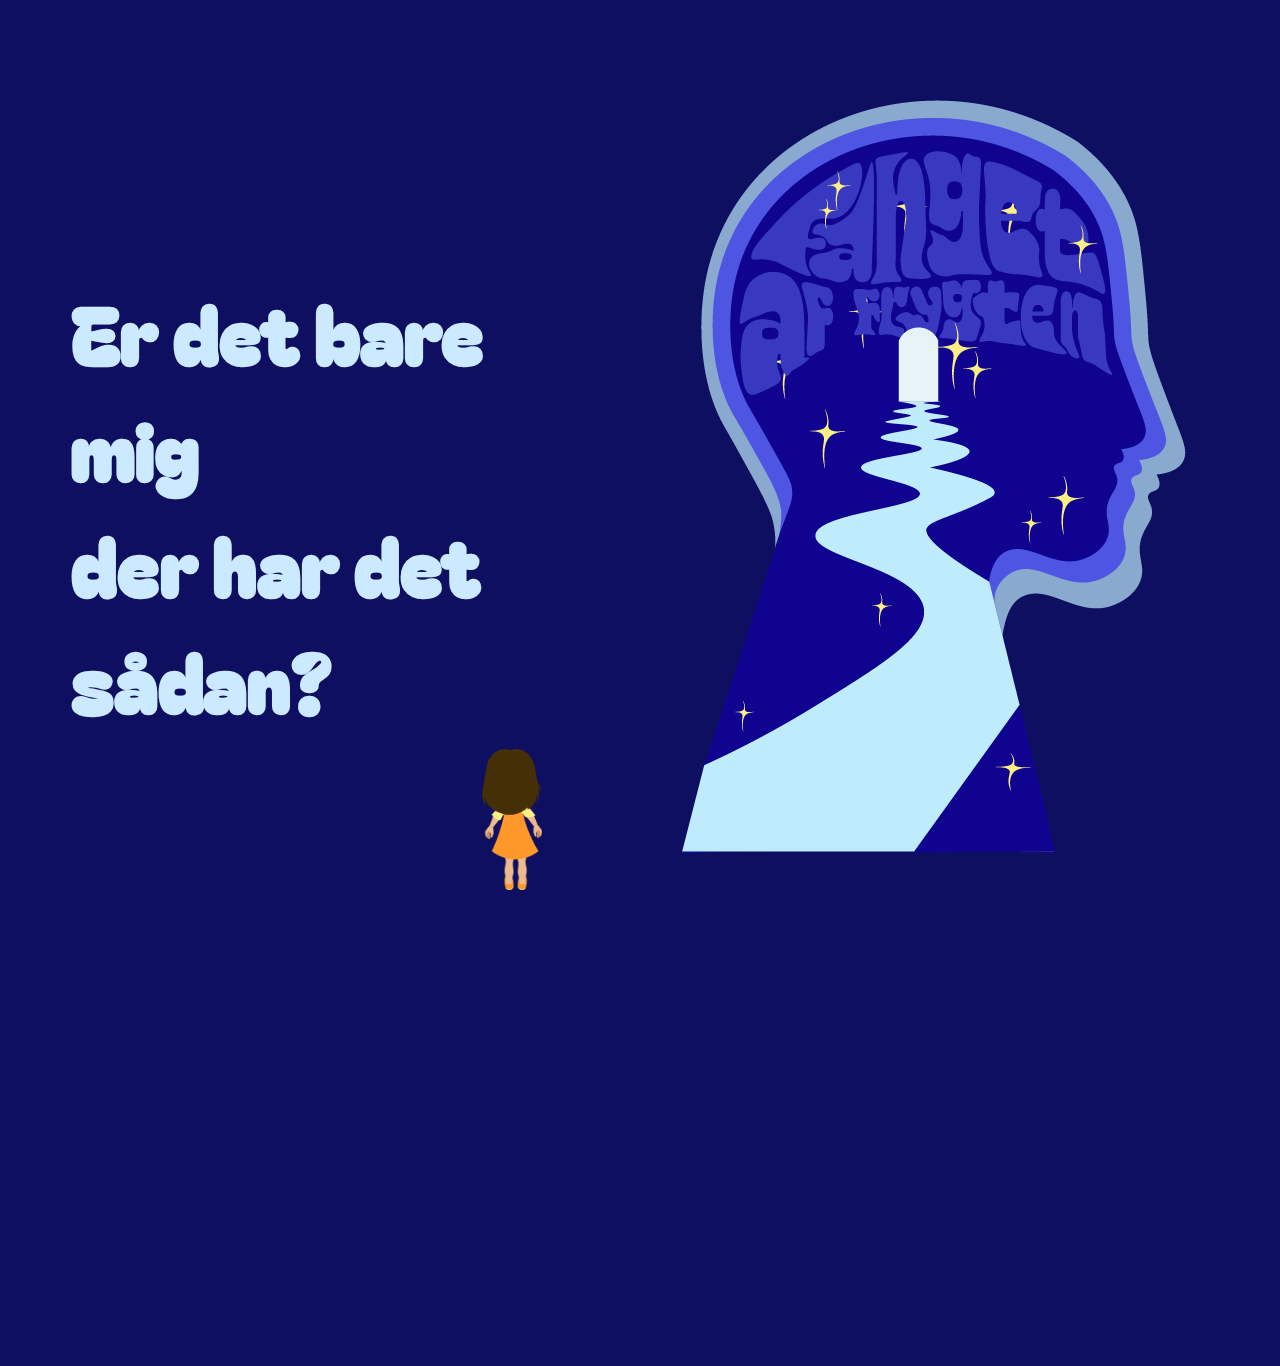
<file: index.html>
<!DOCTYPE html>
<html lang="en">
<head>
  <meta charset="UTF-8" />
  <meta name="viewport" content="width=device-width, initial-scale=1.0" />
  <title>Steno Projekt</title>
  <link rel="stylesheet" href="/css/forside.css" />
</head>
<body>
 
  <section class="panel">
    <article class="panel-content">
    
      <section class="tekstblok">
        <h1>
          Er det bare <span class="gul">mig</span><br>
          der har det<br>
          <span class="blaa">sådan</span><span class="stor">?</span>
        </h1>
      </section>
  
      
      <article class="illustration">
        <img src="img/hoved-til-brug.png" alt="Hoved" class="hoved" />
        <img src="img/cartoon-pige-bagfra.png" id="pige" class="pige" />
      </article>
    </article>
  </section>

  <script src="js/forside.js"></script>
</body>
</html>
</file>
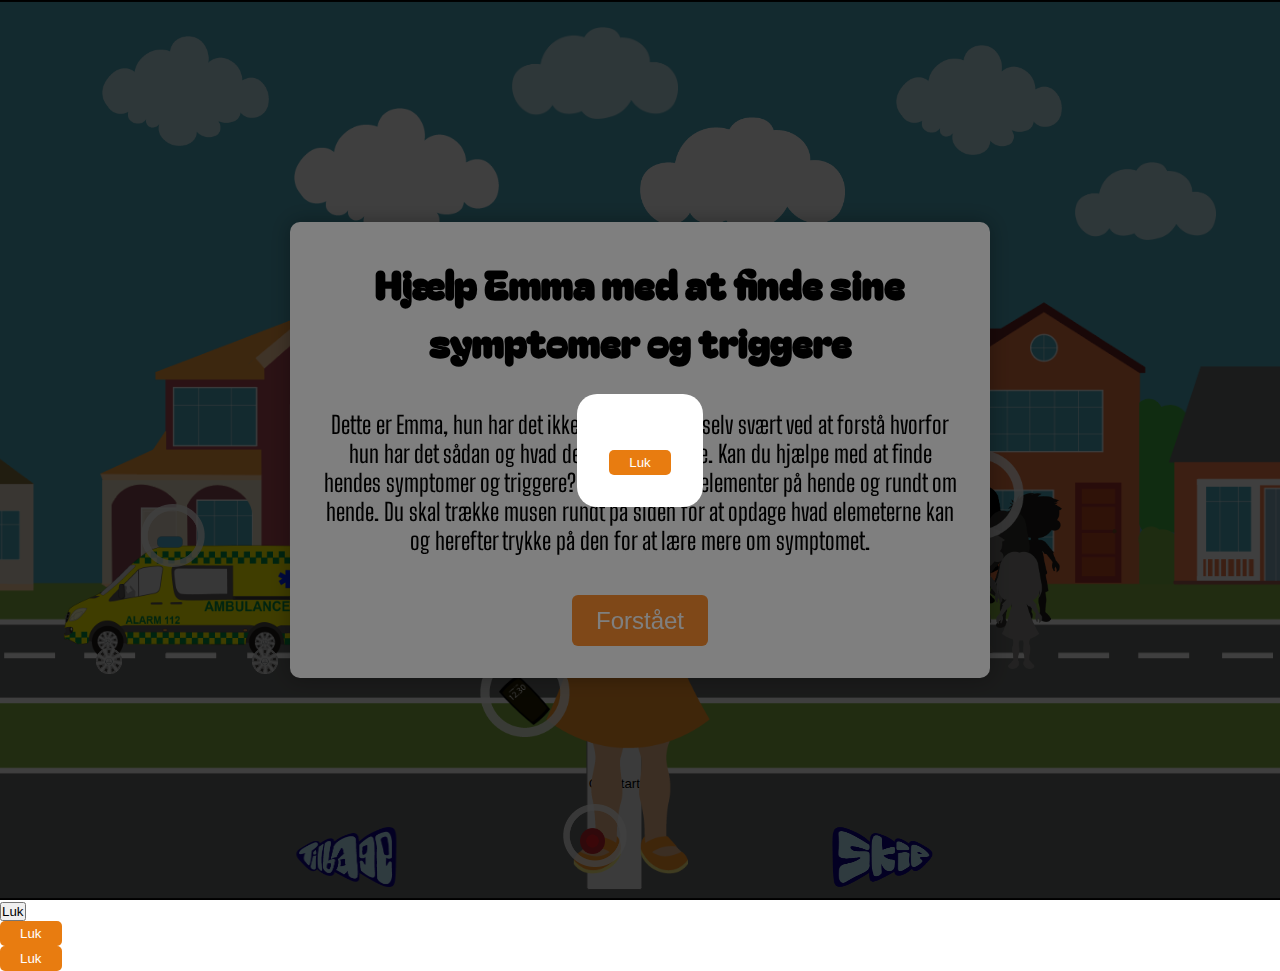
<file: motionsgrafik.html>
<!DOCTYPE html>
<html lang="da">
<head>
  <meta charset="UTF-8" />
  <meta name="viewport" content="width=device-width, initial-scale=1.0"/>
  <title>Interaktiv Side</title>
  <link rel="stylesheet" href="/css/motiongrafik.css" />
</head>
<body>

<section class="scene">
    <img src="img/baggrund.png" class="background" alt="Baggrundsbillede" />
    <img src="img/cartoon-pige.png" class="girl" alt="Pige" />
    <img src="img/cirkel.png" class="circle1" alt="cirkel" />
    <img src="img/cirkel.png" class="circle2" alt="cirkel" />
    <img src="img/cirkel.png" class="circle3" alt="cirkel" />
    <img src="img/cirkel.png" class="circle4" alt="cirkel" />
    <img src="img/cirkel.png" class="circle5" alt="cirkel" />
    <img src="img/cirkel.png" class="circle6" alt="cirkel" />
    <img src="img/hjul.png" class="hjul1" alt="hjul" />
    <img src="img/hjul.png" class="hjul2" alt="hjul" />
     
    <img src="img/ambulance.png" class="ambulance" alt="Ambulance" id="babu"/>
        <audio id="babusound" src="sounds/ambulance-312230.mp3" preload="auto"></audio>
    <img src="img/hjul.png" class="hjul1" alt="hjul" />
    <img src="img/hjul.png" class="hjul2" alt="hjul" />
    <img src="img/sirener.png" class="sirene" alt="sirene" id="sirene"/>
      <audio id="babusound1" src="sounds/ambulance-312230.mp3" preload="auto"></audio>
    <img src="img/mennesker-gruppe.png" class="element group" alt="Gruppe" id="crowd"/>
      <audio id="crowdtalksound" src="sounds/crowd-talking-16756.mp3" preload="auto"></audio>
    <img src="img/hjerte.png" class="element heart" alt="Hjerte" id="heart"/>
      <audio id="heartbeatSound" src="sounds/hearbeat-71701.mp3" preload="auto"></audio>
    <img src="img/tankemylder.png" class="element thoughts" alt="Tankemylder" id="thoughts"/>
      <audio id="tankelyd" src="sounds/tanker.mp3" preload="auto"></audio>
    <img src="img/omme-muskler.png" class="element muscle" alt="Ømme muskler" id="muscle"/>
      <audio id="ondtsound" src="sounds/breaking-small-bone-finger-88085.mp3" preload="auto"></audio>
    <img src="img/telefon.png" class="element phone" alt="Telefon" id="phone"/>
        <audio id="mobillyd" src="sounds/messenger.mp3" preload="auto"></audio>
    <img src="img/sky.png" class="element sky1" alt="Sky" id="sky1"/>
    <img src="img/sky2.png" class="element sky2" alt="Sky" id="sky2"/>
    <img src="img/sky2.png" class="element sky3" alt="Sky" id="sky3"/>
    <img src="img/sky.png" class="element sky4" alt="Sky" id="sky4"/>
    <img src="img/sky2.png" class="element sky5" alt="Sky" id="sky5"/>
    <img src="img/sky.png" class="element sky6" alt="Sky" id="sky6"/>
</section>

<section class="popup-overlay" id="popup">
    <section class="popup-box">
      <h2>Hjælp Emma med at finde sine symptomer og triggere</h2>
      <p>
        Dette er Emma, hun har det ikke så godt og har selv svært ved at forstå hvorfor hun har det sådan og hvad der påvirker hende. 
        Kan du hjælpe med at finde hendes symptomer og triggere? Du finder både elementer på hende og rundt om hende. 
        Du skal trække musen rundt på siden for at opdage hvad elemeterne kan og herefter trykke på den for at lære mere om symptomet.
      </p>
      <button id="closePopup">Forstået</button>
    </section>
  </section>

<section id="infoPopup" class="popup-overlay">
    <section class="popup-content">
      <h2 id="infoTitle"></h2>
      <p id="infoText"></p>
      <button id="closeInfoPopup">Luk</button>
    </section>
</section>
  
  <section id="infoPopup1" class="popup-overlay1">
    <section class="popup-content1">
      <h2 id="infoTitle1"></h2>
      <p id="infoText1"></p>
      <button id="closeInfoPopup1">Luk</button>
    </section>
  </section>

  <section id="infoPopup2" class="popup-overlay2">
    <section class="popup-content2">
      <h2 id="infoTitle2"></h2>
      <p id="infoText2"></p>
      <button id="closeInfoPopup2">Luk</button>
    </section>
</section>
  
  <section id="infoPopup3" class="popup-overlay3">
    <section class="popup-content3">
      <h2 id="infoTitle3"></h2>
      <p id="infoText3"></p>
      <button id="closeInfoPopup3">Luk</button>
    </section>
</section>

<section class="genstartOgSkip">
  <a href="/index.html">
      <img src="/img/tilbage.png" alt="tilbage">
  </a>
  <button class="reset" onclick="window.location.reload();"> Genstart </button>
  <a href="/puslespil.html">
      <img src="/img/skip.png" alt="skip">
  </a>
</section>
  
<script src="/js/motionsgrafik.js"></script>
  
  </body>
  </html>
</file>
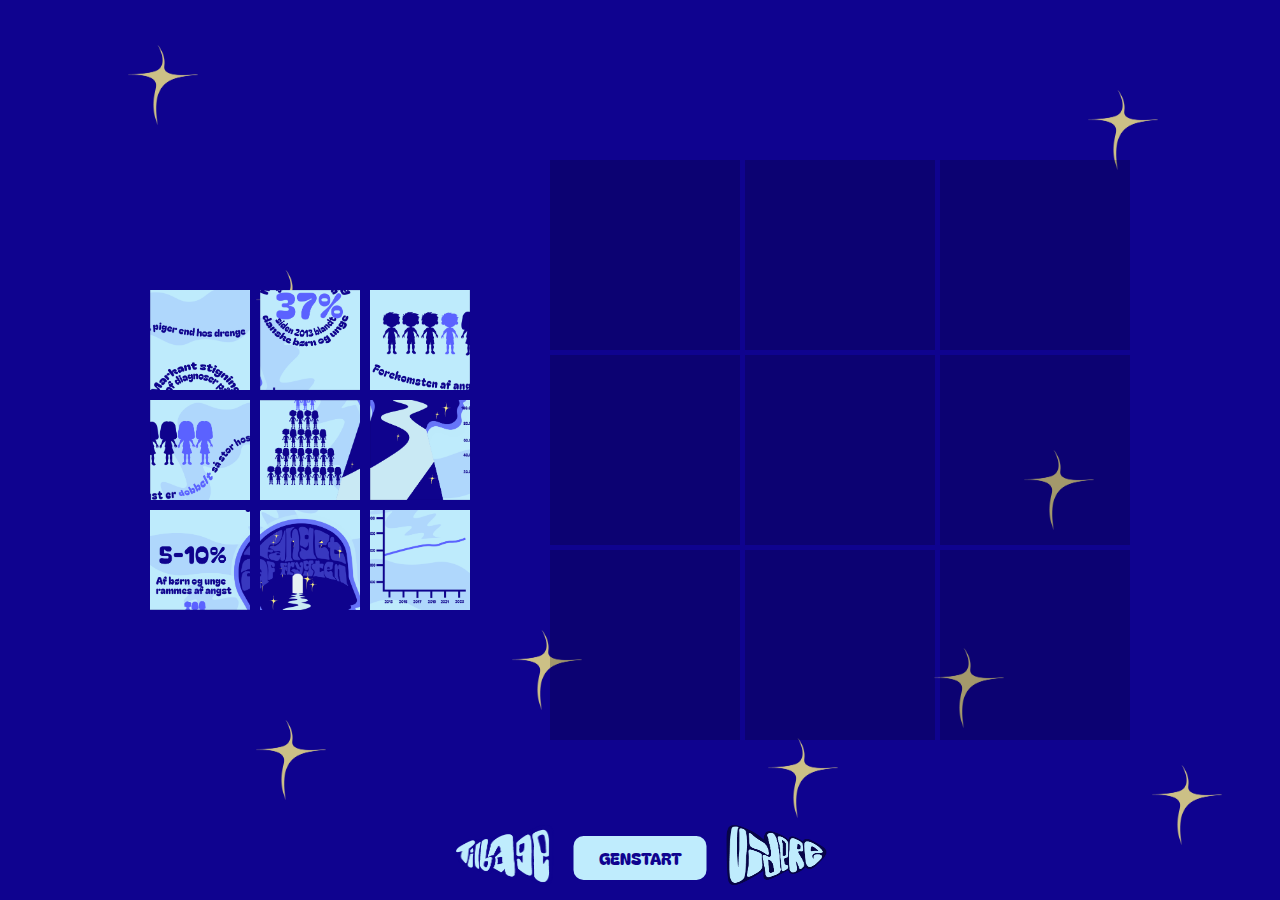
<file: puslespil.html>
<!DOCTYPE html>
<html lang="da">
<head>
    <meta charset="UTF-8">
    <meta name="viewport" content="width=device-width, initial-scale=1.0">
    <title>Puslespil</title>
    <link rel="stylesheet" href="/css/puslespil.css">
</head>
<body>

    <section class="drag" id="drag"> <!-- Start container med brikker -->
        <article class="dragBox">
            <section class="images" draggable="true" ondragstart="drag(event)" id="block1" style="--img:url('/img-puslespil/1.png');"></section>
        </article>

        <article class="dragBox">
            <section class="images" draggable="true" ondragstart="drag(event)" id="block2" style="--img:url('/img-puslespil/2.png');"></section>
        </article>

        <article class="dragBox">
            <section class="images" draggable="true" ondragstart="drag(event)" id="block3" style="--img:url('/img-puslespil/3.png');"></section>
        </article>

        <article class="dragBox">
            <section class="images" draggable="true" ondragstart="drag(event)" id="block4" style="--img:url('/img-puslespil/4.png');"></section>
        </article>

        <article class="dragBox">
            <section class="images" draggable="true" ondragstart="drag(event)" id="block5" style="--img:url('/img-puslespil/5.png');"></section>
        </article>

        <article class="dragBox">
            <section class="images" draggable="true" ondragstart="drag(event)" id="block6" style="--img:url('/img-puslespil/6.png');"></section>
        </article>

        <article class="dragBox">
            <section class="images" draggable="true" ondragstart="drag(event)" id="block7" style="--img:url('/img-puslespil/7.png');"></section>
        </article>

        <article class="dragBox">
            <section class="images" draggable="true" ondragstart="drag(event)" id="block8" style="--img:url('/img-puslespil/8.png');"></section>
        </article>

        <article class="dragBox">
            <section class="images" draggable="true" ondragstart="drag(event)" id="block9" style="--img:url('/img-puslespil/9.png');"></section>
        </article>

    </section>

    <section class="board"> <!-- Container hvor brikkerne placeres -->
        <aside class="dropBox" id="img1" ondrop="drop(event)" ondragover="allowDrop(event)"></aside>
        <aside class="dropBox" id="img2" ondrop="drop(event)" ondragover="allowDrop(event)"></aside>
        <aside class="dropBox" id="img3" ondrop="drop(event)" ondragover="allowDrop(event)"></aside>
        <aside class="dropBox" id="img4" ondrop="drop(event)" ondragover="allowDrop(event)"></aside>
        <aside class="dropBox" id="img5" ondrop="drop(event)" ondragover="allowDrop(event)"></aside>
        <aside class="dropBox" id="img6" ondrop="drop(event)" ondragover="allowDrop(event)"></aside>
        <aside class="dropBox" id="img7" ondrop="drop(event)" ondragover="allowDrop(event)"></aside>
        <aside class="dropBox" id="img8" ondrop="drop(event)" ondragover="allowDrop(event)"></aside>
        <aside class="dropBox" id="img9" ondrop="drop(event)" ondragover="allowDrop(event)"></aside>
    </section>

    <section class="genstartOgSkip">
        <a href="/motionsgrafik.html">
            <img src="/img/tilbage.png" alt="tilbage">
        </a>
        <button class="reset" onclick="window.location.reload();"> Genstart </button>
        <a href="/quiz2.html">
            <img src="/img/videre.png" alt="skip">
        </a>
    </section>
   

    <!-- PopUp kommer frem, når puslespillet er samlet korrekt -->
    <section id="customAlert" class="modal">
        <article class="modal-content">
            <p id="alertMessage"></p>
            <img id="modalImage" src="/img-puslespil/samlet.png" alt="Alert Image">
            <section class="buttons">
                <button id="closeAlert" class="closeBtn">Prøv igen</button>
                <a class="next" href="/quiz2.html">
                    <p id="next">Videre</p>
                </a>
            </section>  
        </article>
    </section>

    <article class="wave-left"></article>
    <article class="wave-right"></article>

    <!-- Stjerner i baggrunden -->
    <section class="stars">
        <div class="star" style="top: 5%; left: 10%;"></div>
        <div class="star" style="top: 72%; left: 73%;"></div>
        <div class="star" style="top: 30%; left: 20%;"></div>
        <div class="star" style="top: 50%; left: 80%;"></div>
        <div class="star" style="top: 70%; left: 40%;"></div>
        <div class="star" style="top: 85%; left: 90%;"></div>
        <div class="star" style="top: 80%; left: 20%;"></div>
        <div class="star" style="top: 10%; left: 85%;"></div>
        <div class="star" style="top: 82%; left: 60%;"></div>
    </section>


    <script src="/js/puslespil.js"> </script>
    
</body>
</html>
</file>
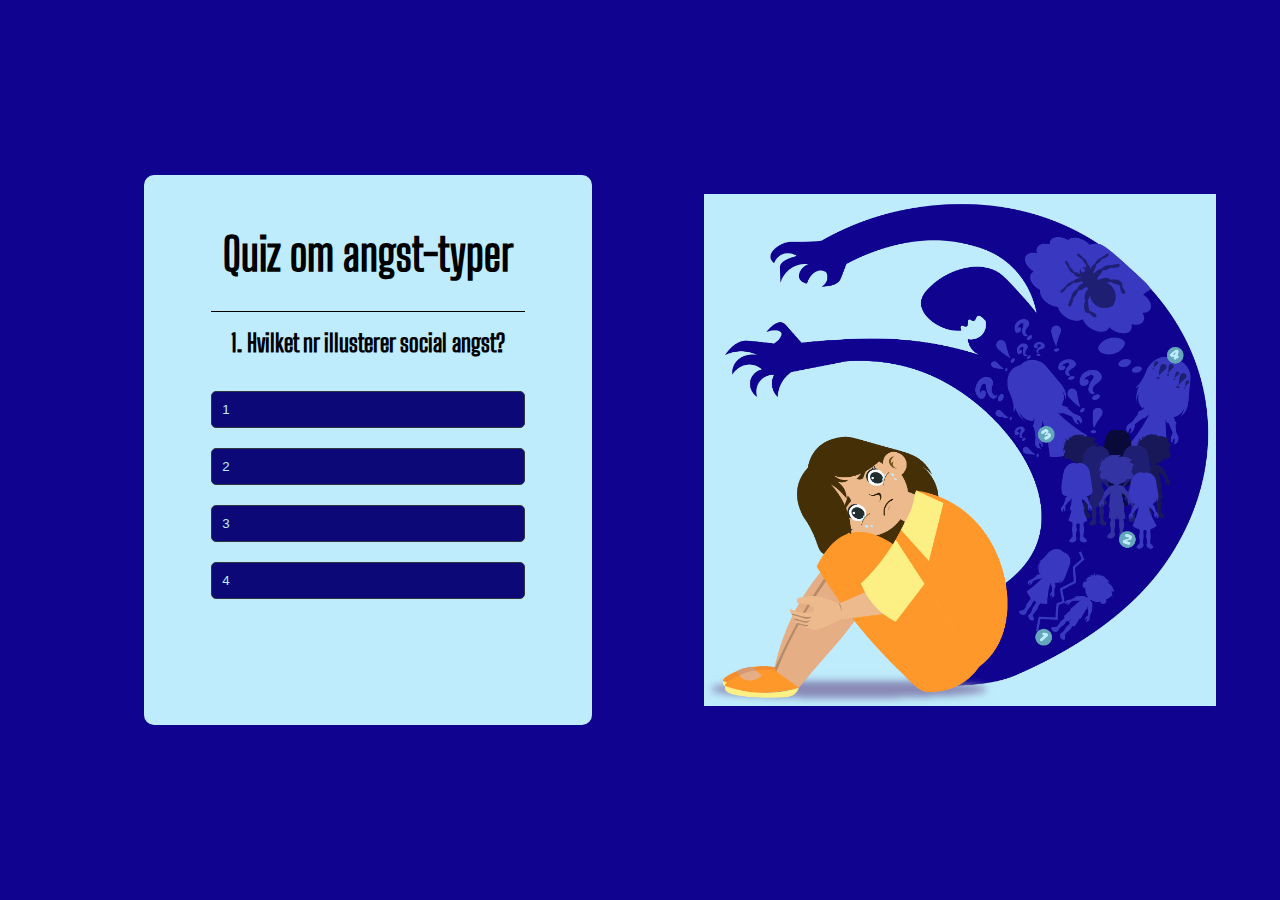
<file: quiz.html>
<!DOCTYPE html>
<html lang="da">
<head>
    <meta charset="UTF-8">
    <meta name="viewport" content="width=device-width, initial-scale=1.0">
    <title>Quiz om angst typer</title>
    <link rel="stylesheet" href="/css/quiz.css">
</head>
<body>

    <section class="container">

        <section class="billed">
            <aside >
                <img src="/img/angst-typer.png" alt="angst-typer">
            </aside>
        </section>
        
    
        <section class="quiz-container">
            <section class="quiz-box">
                <article class="quiz">
                    <h1>Quiz om angst-typer</h1>
                    <h2 id="question"> Spørgsmål</h2>
                    <section id="answer-buttons">
                        <button class="btn" >Svar 1</button>
                        <button class="btn" >Svar 2</button>
                        <button class="btn" >Svar 3</button>
                        <button class="btn" >Svar 4</button>
                    </section>
                    <button id="next-btn">Næste</button>
                </article>
            </section>
        </section>

    </section>
    
<script src="/js/quiz.js"></script>
</body>

</html>
</file>
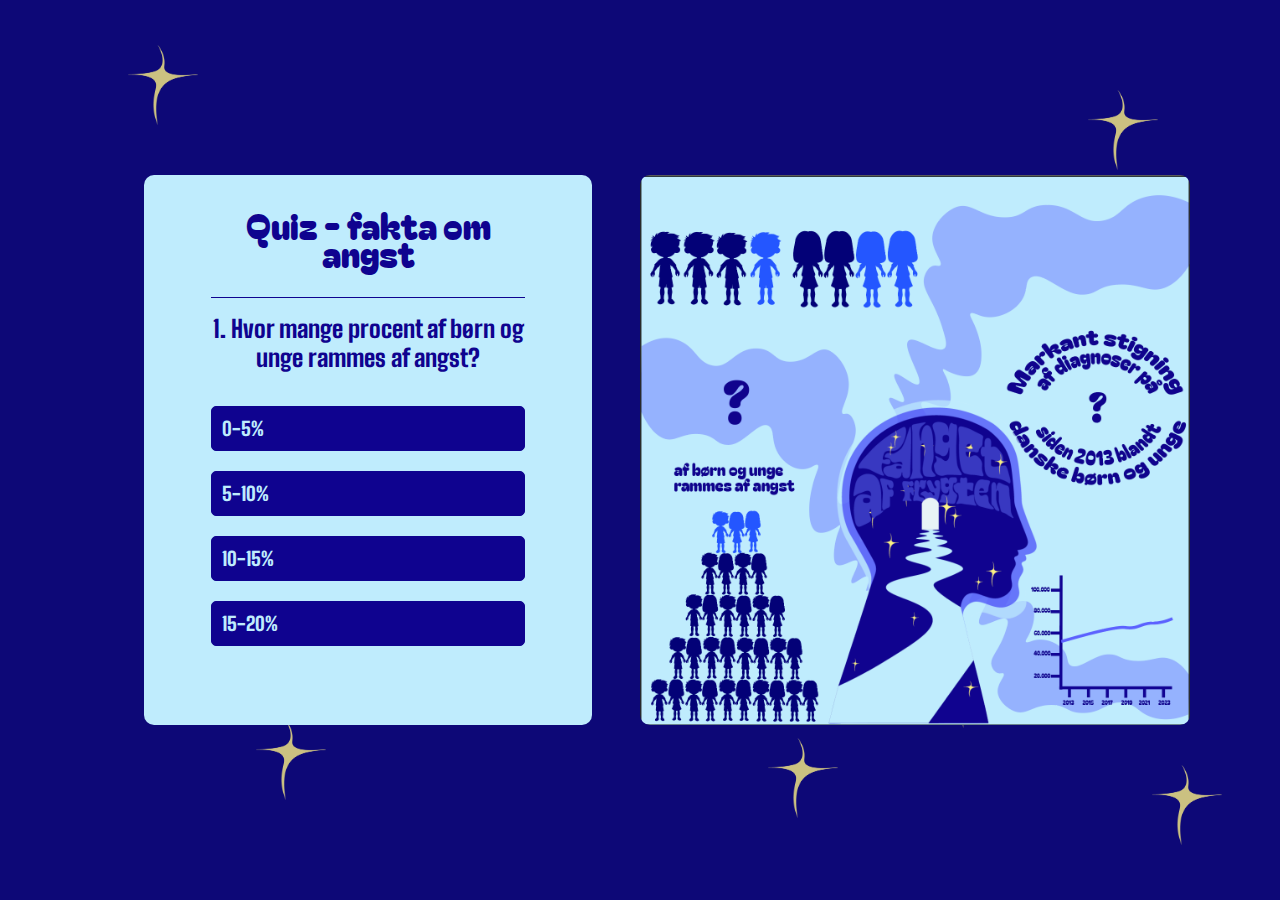
<file: quiz2.html>
<!DOCTYPE html>
<html lang="da">
<head>
    <meta charset="UTF-8">
    <meta name="viewport" content="width=device-width, initial-scale=1.0">
    <title>Quiz om angst typer</title>
    <link rel="stylesheet" href="/css/quiz2.css">
</head>
<body>

    <section class="container">

        <section class="billed">
            <aside >
                <img src="/img/infoprahic-uden.png" alt="angst-typer">
            </aside>
        </section>
        
    
        <section class="quiz-container">
            <section class="quiz-box">
                <article class="quiz">
                    <h1>Quiz - fakta om angst</h1>
                    <h2 id="question"> Spørgsmål</h2>
                    <section id="answer-buttons">
                        <button class="btn" >Svar 1</button>
                        <button class="btn" >Svar 2</button>
                        <button class="btn" >Svar 3</button>
                        <button class="btn" >Svar 4</button>
                    </section>
                    <button id="next-btn">Næste</button>
                </article>
            </section>
        </section>

    </section>

    <article class="wave-left"></article>
    <article class="wave-right"></article>

<!-- Stjerner i baggrunden -->
    <section class="stars">
        <div class="star" style="top: 5%; left: 10%;"></div>
        <div class="star" style="top: 72%; left: 73%;"></div>
        <div class="star" style="top: 30%; left: 20%;"></div>
        <div class="star" style="top: 50%; left: 80%;"></div>
        <div class="star" style="top: 70%; left: 40%;"></div>
        <div class="star" style="top: 85%; left: 90%;"></div>
        <div class="star" style="top: 80%; left: 20%;"></div>
        <div class="star" style="top: 10%; left: 85%;"></div>
        <div class="star" style="top: 82%; left: 60%;"></div>
    </section>
    
<script src="/js/quiz2.js"></script>
</body>

</html>
</file>
<file: css/forside.css>
@font-face {
  font-family: 'BagelFatOne';
  src: url('../fonts/BagelFatOne-Regular.ttf') format('truetype');
  font-weight: normal;
  font-style: normal;
}

body {
  height: 150vh; /* giver plads til at scrolle */
  overflow-x: hidden;
  background-color: #0f0f61;
  font-family: 'Comic Sans MS', sans-serif;
}

:root{
  --darkblue:#0F038F;
  --blue:#1000F7;
  --lightblue:#BFECFD;
  --orange:#FF982A;
  --yellow:#FCF084;
  --lightgreen:#74B779;
  --grey:#353535;

}

.panel {
  height: 110vh;
  display: flex;
  justify-content: center;
  align-items: center;
}

.panel-content {
  display: flex;
  justify-content: space-between;
  align-items: flex-start;
  width: 90%;
  max-width: 1200px;
  margin-top: 100px;
}

.tekstblok {
  flex: 1;
  padding-right: 40px;
}

h1, h2 {
  font-size: 5rem;
  color: #cceaff;
  font-family: 'BagelFatOne', sans-serif;
  margin-bottom: -50px;
  margin-top: 20px;
}

#saadan {
  font-size: 8rem;
  margin-top: 0;
  color: #cceaff;
  font-family: 'BagelFatOne', sans-serif;
  
}

h3 {
  font-size: 13rem;
  color: #cceaff;
  font-family: 'BagelFatOne', sans-serif;
  margin-top: -290px;
  margin-left: 410px;
  text-align: center;
}

#gul {
  color: #ffe87a;
}

.illustration {
  flex: 1;
  display: flex;
  justify-content: center;
  align-items: flex-end;
  height: 600px;
}

#tunnel {
  width: 90%;
  max-width: 600px;
  height: auto;
  transform-origin: center end;
  transition: transform 0.1s ease-out;
  
}


.tunnel-container {
  position: relative;
  width: 100%;
  display: flex;
  justify-content: end;
  align-items: end;
  margin-bottom: -50px;
}

#pige {
  position: absolute;
  bottom: 10px;
  left: 40%;
  transform: translateX(-50%) translateY(0);
  width: 60px;
  transition: transform 0.1s ease-out;
  z-index: 1;
}



#pige.move-up {
  transform: translateX(-50%) translateY(-300px); /* eller hvor højt du vil */
}
</file>
<file: css/motiongrafik.css>
* {
    box-sizing: border-box;
    padding: 0;
    margin: 0;
  }


@font-face {
  font-family: 'BagelFatOne';
  src: url('../fonts/BagelFatOne-Regular.ttf') format('truetype');
  font-weight: normal;
  font-style: normal;
}

@font-face {
  font-family: 'Big Shoulders Display';
  src: url('../fonts/BigShoulders-VariableFont_opsz\,wght.ttf') format('truetype');
}

:root{
  --darkblue:#0F038F;
  --blue:#1000F7;
  --lightblue:#BFECFD;
  --orange:#FF982A;
  --yellow:#FCF084;
  --lightgreen:#74B779;
  --grey:#353535;

}

body {
    margin: 0;
    padding: 0;
    overflow: hidden;
    font-family: 'Big Shoulders Display';
  }
  
.scene {
    position: relative;
    width: 100vw;
    height: 100vh;
  }
  
.background {
    position: absolute;
    top: 0;
    left: 0;
    width: 100%;
    height: 100%;
    object-fit: cover;
    z-index: 0;
  }

.girl {
    position: absolute;
    left: 40%;
    top: 40%;
    width: 16.5%;
    z-index: 1;
    pointer-events: none; 
  }

.circle1 {
    position: absolute;
    left: 47.5%;
    top: 30%;
    width: 10%;
    z-index: 1;
    pointer-events: none; 
  }

.circle2 {
    position: absolute;
    left: 45%;
    top: 63%;
    width: 7%;
    z-index: 1;
    pointer-events: none; 
  }

.circle3 {
    position: absolute;
    left: 11%;
    top: 56%;
    width: 5%;
    z-index: 10;
    pointer-events: none; 
  }

.circle4 {
    position: absolute;
    left: 73%;
    top: 50%;
    width: 7%;
    z-index: 10;
    pointer-events: none; 
  }

.circle5 {
    position: absolute;
    left: 37.5%;
    top: 72%;
    width: 7%;
    z-index: 10;
    pointer-events: none; 
  }

.circle6 {
    position: absolute;
    left: 44%;
    top: 89.3%;
    width: 5%;
    z-index: 10;
    pointer-events: none; 
  }

.element {
    position: absolute;
    z-index: 1;
    cursor: pointer;
    transition: transform 0.3s;
  }
  
.element:hover {
    transform: scale(1.2);
  }

.sky1 {
    left: 50%;
    top: 13%;
    width: 16%;
    z-index: 1;
  }
  
.sky1 {
    animation: moveSky 6s ease-in-out infinite alternate;
    }
    
@keyframes moveSky {
    0% {
    transform: translateX(50px);
      }
    100% {
    transform: translateX(0px); 
      }
    }
  
.sky2 {
    left: 70%;
    top: 5%;
    width: 13%;
    z-index: 1;
    opacity: 60%;
  }
  
.sky2 {
    animation: moveSky 4s ease-in-out infinite alternate;
    }
    
@keyframes moveSky {
    0% {
    transform: translateX(0);
      }
    100% {
    transform: translateX(50px); 
      }
    }
  
.sky3 {
    left: 23%;
    top: 12%;
    width: 16%;
    z-index: 1;
  }
  
.sky3 {
    animation: moveSky 3s ease-in-out infinite alternate;
    }
    
@keyframes moveSky {
        0% {
        transform: translateX(0);
          }
        100% {
        transform: translateX(50px);
          }
}
  
.sky4 {
    left: 40%;
    top: 3%;
    width: 13%;
    z-index: 1;
    opacity: 60%;
  }
  
.sky4 {
    animation: moveSky 4s ease-in-out infinite alternate;
    }
    
@keyframes moveSky {
    0% {
    transform: translateX(0);
      }
    100% {
    transform: translateX(50px);
      }
    }
  
.sky5 {
    left: 8%;
    top: 4%;
    width: 13%;
    z-index: 1;
    opacity: 60%;
  }
  
.sky5 {
    animation: moveSky 5s ease-in-out infinite alternate;
    }
    
@keyframes moveSky {
    0% {
    transform: translateX(0);
      }
    100% {
    transform: translateX(50px); 
      }
    }
  
.sky6 {
    left: 84%;
    top: 18%;
    width: 11%;
    z-index: 1;
    opacity: 60%;
  }
  
.sky6 {
  animation: moveSky 2s ease-in-out infinite alternate;
  }
  
@keyframes moveSky {
    0% {
    transform: translateX(0);
    }
    100% {
    transform: translateX(50px); 
    }
  }

.ambulance {
    position: absolute;
    left: 5%;
    top: 60%;
    width: 20%;
    z-index: 1;
}

.hjul1 {
    position: absolute;
    left: 7.5%;
    top: 72%;
    width: 2%;
    z-index: 2;
}
  
.hjul1 {
    animation: spin 1s linear infinite;
  }
  
@keyframes spin {
    from {
      transform: rotate(0deg);
    }
    to {
      transform: rotate(360deg);
    }
  }

.hjul2 {
    position: absolute;
    left: 19.7%;
    top: 72%;
    width: 2%;
    z-index: 2; 
  }

.hjul2 {
    animation: spin 1s linear infinite;
  }
  
@keyframes spin {
    from {
      transform: rotate(0deg);
    }
    to {
      transform: rotate(-360deg);
    }
  } 

.group {
    left: 70%;
    top: 54%;
    width: 13%;
  }

.group:hover {
    animation: hop 0.5s infinite ease-in-out;
  }
  
@keyframes hop {
    0%, 100% {
      transform: translateY(0);
    }
    50% {
      transform: translateY(-15px); 
    }
  }

.muscle {
    left: 45.3%;
    top: 92%;
    width: 2%;
  }

.muscle:hover {
    animation: heartbeat 1s infinite;
  }

@keyframes musclebeat {
    0% {
      transform: scale(1);
    }
    25% {
      transform: scale(1.25);
    }
    40% {
      transform: scale(1);
    }
    60% {
      transform: scale(1.25);
    }
    100% {
      transform: scale(1);
    }
  }

.phone {
    left: 39%;
    top: 75%;
    width: 4%;
  }

.phone:hover {
    animation: wobble 1s infinite;
  }
  
@keyframes wobble {
    0% {
      transform: rotate(0deg);
    }
    25% {
      transform: rotate(10deg);
    }
    50% {
      transform: rotate(0deg);
    }
    75% {
      transform: rotate(-10deg);
    }
    100% {
      transform: rotate(0deg);
    }
  }

.thoughts {
    left: 50%;
    top: 33%;
    width: 6%;
  }

.thoughts {
    width: 80px; 
    transition: transform 0.3s ease-in-out;
  }
  
.thoughts:hover {
    animation: wobble 1s infinite;
  }
  
@keyframes wobble {
    0% {
      transform: rotate(0deg);
    }
    25% {
      transform: rotate(10deg);
    }
    50% {
      transform: rotate(0deg);
    }
    75% {
      transform: rotate(-10deg);
    }
    100% {
      transform: rotate(0deg);
    }
  }

.sirene {
    position: absolute;
    left: 12.3%;
    top: 59.5%;
    width: 2%;
    z-index: 2; 
  }

.sirene:hover {
    animation: sirene 1s infinite;
  }

@keyframes sirene {
    0% {
      transform: scale(1.25);
    }
    25% {
      transform: scale(1.5);
    }
    40% {
      transform: scale(1.25);
    }
    60% {
      transform: scale(1.5);
    }
    100% {
      transform: scale(1.25);
    }
  }

.heart {
    left: 47%;
    top: 65%;
    width: 3%;
  }

.heart:hover {
    animation: heartbeat 1s infinite;
  }

@keyframes heartbeat {
    0% {
      transform: scale(1.25);
    }
    25% {
      transform: scale(1.5);
    }
    40% {
      transform: scale(1.25);
    }
    60% {
      transform: scale(1.5);
    }
    100% {
      transform: scale(1.25);
    }
  }


.popup-box {
    background-color: white;
    padding: 2rem;
    border-radius: 10px;
    max-width: 700px;
    text-align: center;
    box-shadow: 0 0 20px rgba(0,0,0,0.3);
  }

.popup-box p {
  font-size: 1.5rem;
  margin-top: 2.5rem;
  margin-bottom: 1rem;
  }
  
.popup-box h2 {
    margin-top: 0;
    font-size: 2.5rem;
    font-family: 'BagelFatOne', sans-serif;
  }
  
.popup-box button {
    margin-top: 1.5rem;
    padding: 0.7rem 1.5rem;
    font-size: 1.5rem;
    background-color: #FF9130;
    color: white;
    border: none;
    border-radius: 6px;
    cursor: pointer;
  }
  
.popup-box button:hover {
    background-color: #e87c10;
  }

#closeInfoPopup, #closeInfoPopup2, #closeInfoPopup3 {
  background-color: #e87c10;
  color: white;
  border: none;
  padding: 5px 20px;
  border-radius: 5px;
}

.popup-overlay {
    position: fixed;
    top: 0;
    left: 0;
    width: 100%;
    height: 100%;
    background: rgba(0, 0, 0, 0.5); 
    display: flex;
    justify-content: center;
    align-items: center;
    z-index: 20;
  }
  
.popup-content {
    background: white;
    padding: 2rem;
    border-radius: 20px;
    max-width: 500px;
    text-align: center;
  }

  .popup-content h2{
    font-family: 'BagelFatOne', sans-serif;
    font-size: 2.5rem;
    margin-bottom: 1.5rem;
  }

  .popup-content p{
    font-family: 'Big Shoulders Display', sans-serif;
    font-size: 1.5rem;
    margin-bottom: 1.5rem;
  }

.genstartOgSkip {
    position: absolute;
    bottom: 10px;  
    left: 48%;
    transform: translateX(-50%);
    display: flex;
    flex-direction: row;
    gap: 190px;  

}

.genstartOgSkip img {
    width: 100px;  
    height: 60px;
    cursor: pointer;
    margin-top: 150px;
}
</file>
<file: css/puslespil.css>
* {
    margin: 0;
    padding: 0;
    box-sizing: border-box;
}

@font-face {
    font-family: 'BagelFatOne';
    src: url('../fonts/BagelFatOne-Regular.ttf') format('truetype');
    font-weight: normal;
    font-style: normal;
  }

@font-face {
    font-family: 'Big Shoulders Display';
    src: url('../fonts/BigShoulders-VariableFont_opsz\,wght.ttf') format('truetype');
}
  
  :root{
    --darkblue:#0F038F;
    --blue:#1000F7;
    --lightblue:#BFECFD;
    --orange:#FF982A;
    --yellow:#FCF084;
    --lightgreen:#74B779;
    --grey:#353535;

}

body {
    display: flex;
    justify-content: center;
    align-items: center;
    height: 100vh;
    background-color: var(--darkblue);
    font-family: 'BagelFatOne', sans-serif;
}

.drag {
    position: relative;
    display: flex;
    justify-content: center;
    align-items: center;
    flex-wrap: wrap;
    width: 320px;
    gap: 10px;
    cursor: grab;
}

.drag .dragBox {
    position: relative;
    width: 100px;
    height: 100px;
    background: #0003;
}

.images {
    position: relative;
    width: 100%;
    height: 100%;
    background: var(--img);
    background-size: cover;
}

.board {
    position: relative;
    display: grid;
    grid-template-columns: repeat(3,1fr);
    gap: 5px;
    margin-left: 5rem;
}

.dropBox {
    position: relative;
    width: 190px;
    height: 190px;
    background: #0003;
}

.modal {
    display: none; 
    position: fixed;
    z-index: 1;
    left: 0;
    top: 0;
    width: 100%;
    height: 100%;
    background-color: rgba(0, 0, 0, 0.5); 
    justify-content: center;
    align-items: center;
}

.modal-content {
    background-color: #fff;
    padding: 40px;
    border-radius: 10px;
    text-align: center;
    width: 600px;
    font-family: Arial, sans-serif;
    display: flex;
    flex-direction: column;
}

.closeBtn {
    background-color: var(--darkblue); 
    color: white;
    border: none;
    padding: 10px 20px;
    text-transform: uppercase;
    cursor: pointer;
    border-radius: 5px;
    font-size: 1.5rem;
    font-family: 'Big Shoulders Display', sans-serif;
    font-weight: 700;
}

.closeBtn:hover {
    background-color: var(--lightblue);
    color: var(--darkblue);
}

#alertMessage {
    font-size: 1.8rem;
    color: var(--darkblue);
    margin-bottom: 15px;
    font-family: 'Big Shoulders Display', sans-serif;
    font-weight: 700;
}

#modalImage {
    max-width: 100%; 
    height: auto;   
    border-radius: 10px;
    margin-bottom: 40px; 
}

.buttons {
    display: flex;
    justify-content: space-evenly;
    align-items: center;
}

.next {
    text-decoration: none; 
    background-color: var(--darkblue);
    padding: 10px 20px;
    text-transform: uppercase;
    cursor: pointer;
    border-radius: 5px;
    font-size: 1.5rem;
    color: white;
    display: inline-block; 
    font-family: 'Big Shoulders Display', sans-serif;
    font-weight: 700;
}

.next:hover {
    background-color: var(--lightblue);
    color: var(--darkblue);
}

.genstartOgSkip {
    position: absolute;
    bottom: 10px;  
    left: 50%;
    transform: translateX(-50%);
    display: flex;
    flex-direction: row;
    gap: 20px;  
    justify-content: center;
    align-items: center; 
}


.genstartOgSkip img {
    width: 100px;  
    height: 60px;
    cursor: pointer;
    margin-top: 150px;
}


.reset  {
    padding: 10px 25px;
    border: none;
    background: var(--lightblue);
    color: var(--darkblue);
    font-family: 'BagelFatOne', sans-serif;
    font-size: 1em;
    cursor: pointer;
    text-transform: uppercase;
    border-radius: 10px;
    margin-top: 150px;
}

.wave-left {
    left: 0;
    background-image: url('../img/bølge.png'); 
  }
  
  .wave-right {
    right: 0;
    background-image: url('../img/bølge.png'); 
    transform: scaleX(-1); /* Spejlvender bølgen horisontalt */
  }
  
  @keyframes floatSideways {
    0%   { transform: translateX(0); } /* startposition.-forskyder ikke */
    50%  { transform: translateX(10px); } /* Halvvejs – bevæger sig 10px til højre */
    100% { transform: translateX(0); } /* Slutter tilbage ved startposition */
  }
  
  .star { /* Definerer udseendet og placeringen af hver stjerne på siden */
    position: absolute;
    z-index: -1; /* Sørger for at stjernen er bagved alt andet indhold */
    width: 80px;
    height: 80px;
    background-image: url('../img/stjerne.png');
    background-size: contain; /* Sørger for at billedet skaleres så det passer i boksen uden at beskæres */
    background-repeat: no-repeat;
    opacity: 0.8; /* Gør stjernen lidt gennemsigtig for en bedre effekt */
    animation: floatSideways 5s ease-in-out infinite; 
    /* Animation der får stjernen til at bevæge sig fra side til side i en loop */
  }
</file>
<file: css/quiz.css>
* {
    margin: 0;
    padding: 0;
    box-sizing: border-box;
}

@font-face {
    font-family: 'BagelFatOne';
    src: url('../fonts/BagelFatOne-Regular.ttf') format('truetype');
    font-weight: normal;
    font-style: normal;
  }

  @font-face {
    font-family: 'BigShoulders';
    src: url('../fonts/BigShoulders-VariableFont_opsz\,wght.ttf') format('truetype');
    font-weight: normal;
    font-style: normal;
  }

  :root{
    --darkblue:#0F038F;
    --blue:#1000F7;
    --lightblue:#BFECFD;
    --orange:#FF982A;
    --yellow:#FCF084;
    --lightgreen:#74B779;
    --grey:#353535;

}
body {
    height: 100vh;
    background: var(--darkblue); 
}

img {
    width: 80%;
}

.container {
    display: flex;
    flex-direction: row-reverse;
    width: 100%;
}

.billed {
    width: 50%;
    height: 100vh;
    display: flex;
}

.quiz-container {
    height: 100vh;
    width: 50%;
    display: flex;
    justify-content: center;
    align-items: center;
}

.quiz-box {
    width: 70%;
    display: flex;
    align-items: center;
    flex-direction: column;
    height: 550px;
    margin-left: 15%;
    background-color:#bfecfd;
    border-radius: 10px;
}

aside {
    display: flex;
    justify-content: center;
    align-items: center;
}

.quiz-box h1 {
    font-weight: 1000;
    border-bottom: 1px solid #000000;
    color: #000000;
    padding-bottom: 30px;
    font-size: 2.8rem;
    text-align: center;
    margin-top: 2rem;
    font-family:BigShoulders;
}

.quiz-box h2 {
    color: #000000;
    margin-top: 1rem;
    font-size: 1.5rem;
    text-align: center;
    margin-bottom: 1.5rem;
    font-family:BigShoulders;
}

.quiz {
    padding:20px 0;
    width: 70%;
    display: flex;
    flex-direction: column;
}

#answer-buttons {
    display: flex;
    justify-content: center;
    align-items: center;
    flex-direction: column;
}

.btn {
    background: #0d0877;
    color: #bfecfd;
    font-weight: 500;
    width: 100%;
    border: 1px solid #2f363e;
    padding: 10px;
    margin: 10px 0;
    border-radius: 5px;
    cursor: pointer;
    text-align: left;
    transition: all 0.3s;
}

.btn:hover:not([disabled]) {
    background: #ffffff;
    color: #000000;
}

.btn:disabled {
    cursor:no-drop;
}

#next-btn, #continue-btn {
    background: #374cab;
    color: #fff;
    font-weight: 500;
    width: 150px;
    border: 0;
    padding: 10px;
    margin: 20px auto 0;
    border-radius: 5px;
    cursor: pointer;
    display: none;
    font-family:BigShoulders;
    font-size: 1.2rem;
}

.korrekt {
    background: #74b779;
}

.forkert {
    background: #c85850;
}

.tilbageOgSkip {
    position: absolute;
    bottom: 10px;  
    left: 50%;
    transform: translateX(-50%);
    display: flex;
    flex-direction: row;
    gap: 20px;  
    justify-content: center;
    align-items: center; 
}


.tilbageOgSkip img {
    width: 100px;  
    height: 60px;

    cursor: pointer;
    margin-top: 150px;
}

.wave-left {
    left: 0;
    background-image: url('../img/bølge.png'); 
  }
  
  .wave-right {
    right: 0;
    background-image: url('../img/bølge.png'); 
    transform: scaleX(-1); /* Spejlvender bølgen horisontalt */
  }
  
  @keyframes floatSideways {
    0%   { transform: translateX(0); } /* startposition.-forskyder ikke */
    50%  { transform: translateX(10px); } /* Halvvejs – bevæger sig 10px til højre */
    100% { transform: translateX(0); } /* Slutter tilbage ved startposition */
  }
  
  .star { /* Definerer udseendet og placeringen af hver stjerne på siden */
    position: absolute;
    z-index: -1; /* Sørger for at stjernen er bagved alt andet indhold */
    width: 80px;
    height: 80px;
    background-image: url('../img/stjerne.png');
    background-size: contain; /* Sørger for at billedet skaleres så det passer i boksen uden at beskæres */
    background-repeat: no-repeat;
    opacity: 0.8; /* Gør stjernen lidt gennemsigtig for en bedre effekt */
    animation: floatSideways 5s ease-in-out infinite; 
    /* Animation der får stjernen til at bevæge sig fra side til side i en loop */
  }
</file>
<file: css/quiz2.css>
* {
    margin: 0;
    padding: 0;
    box-sizing: border-box;
}

@font-face {
    font-family: 'BagelFatOne';
    src: url('../fonts/BagelFatOne-Regular.ttf') format('truetype');
    font-weight: normal;
    font-style: normal;
  }

  @font-face {
    font-family: 'Big Shoulders Display';
    src: url('../fonts/BigShoulders-VariableFont_opsz\,wght.ttf') format('truetype');
  }

  

body {
    height: 100vh;
    background-color: #0d0877;
}

:root{
    --darkblue:#0F038F;
    --blue:#1000F7;
    --lightblue:#BFECFD;
    --orange:#FF982A;
    --yellow:#FCF084;
    --lightgreen:#74B779;
    --grey:#353535;

}

img {
    width: 550px;
    border-radius: 10px;
}

.container {
    display: flex;
    flex-direction: row-reverse;
    width: 100%;
}

.billed {
    width: 50%;
    height: 100vh;
    display: flex;
}

.quiz-container {
    height: 100vh;
    width: 50%;
    display: flex;
    justify-content: center;
    align-items: center;
}

.quiz-box {
    width: 70%;
    display: flex;
    align-items: center;
    flex-direction: column;
    height: 550px;
    margin-left: 15%;
    background-color:#bfecfd;
    border-radius: 10px;
}

aside {
    display: flex;
    justify-content: center;
    align-items: center;
}

.quiz-box h1 {
    font-weight: lighter;
    border-bottom: 1px solid var(--darkblue);
    color: var(--darkblue);
    font-family: 'BagelFatOne', sans-serif;
    padding-bottom: 30px;
    font-size: 2.2rem;
    line-height: 0.8;
    text-align: center;
    margin-top: 1rem;
}

.quiz-box h2 {
    color: var(--darkblue);
    margin-top: 1rem;
    font-size: 1.5rem;
    text-align: center;
    margin-bottom: 1.5rem;
    font-family: 'Big Shoulders Display', sans-serif;
    font-weight: 800;
}

.quiz {
    padding:20px 0;
    width: 70%;
    height: auto;
}

#answer-buttons {
    display: flex;
    justify-content: center;
    align-items: center;
    flex-direction: column;
}

.btn {
    background: var(--darkblue);
    color: #bfecfd;
    font-weight: 500;
    width: 100%;
    border: 1px solid var(--darkblue);
    padding: 10px;
    margin: 10px 0;
    border-radius: 5px;
    cursor: pointer;
    text-align: left;
    transition: all 0.3s;
    font-family: 'Big Shoulders Display', sans-serif;
    font-weight: 800;
    font-size: 1.2rem;
}

.btn:hover:not([disabled]) {
    background: #ffffff;
    color: var(--darkblue);
}

.btn:disabled {
    cursor:no-drop;
}

#next-btn {
    background: var(--darkblue);
    color: var(--lightblue);
    font-weight: 800;
    width: 150px;
    border: 0;
    padding: 10px;
    margin: 20px auto 0;
    border-radius: 5px;
    cursor: pointer;
    display: none;
    font-family: 'big Shoulders Display', sans-serif;
    font-size: 1.2rem;
}

#videre-btn {
    background: var(--darkblue);
    color: var(--lightblue);
    font-weight: 800;
    width: 150px;
    border: 0;
    padding: 10px;
    margin: 20px auto 0;
    border-radius: 5px;
    cursor: pointer;
    display: none;
    font-family: 'big Shoulders Display', sans-serif;
    font-size: 1.2rem;
}



.korrekt {
    background: #74b779;
}

.forkert {
    background: #c85850;
}
.tilbageOgSkip {
    position: absolute;
    bottom: 10px;  
    left: 50%;
    transform: translateX(-50%);
    display: flex;
    flex-direction: row;
    gap: 20px;  
    justify-content: center;
    align-items: center; 
}


.tilbageOgSkip img {
    width: 100px;  
    height: 60px;

    cursor: pointer;
    margin-top: 150px;
}
.wave-left {
    left: 0;
    background-image: url('../img/bølge.png'); 
  }
  
  .wave-right {
    right: 0;
    background-image: url('../img/bølge.png'); 
    transform: scaleX(-1); /* Spejlvender bølgen horisontalt */
  }
  
  @keyframes floatSideways {
    0%   { transform: translateX(0); } /* startposition.-forskyder ikke */
    50%  { transform: translateX(10px); } /* Halvvejs – bevæger sig 10px til højre */
    100% { transform: translateX(0); } /* Slutter tilbage ved startposition */
  }
  
  .star { /* Definerer udseendet og placeringen af hver stjerne på siden */
    position: absolute;
    z-index: -1; /* Sørger for at stjernen er bagved alt andet indhold */
    width: 80px;
    height: 80px;
    background-image: url('../img/stjerne.png');
    background-size: contain; /* Sørger for at billedet skaleres så det passer i boksen uden at beskæres */
    background-repeat: no-repeat;
    opacity: 0.8; /* Gør stjernen lidt gennemsigtig for en bedre effekt */
    animation: floatSideways 5s ease-in-out infinite; 
    /* Animation der får stjernen til at bevæge sig fra side til side i en loop */
  }
</file>
